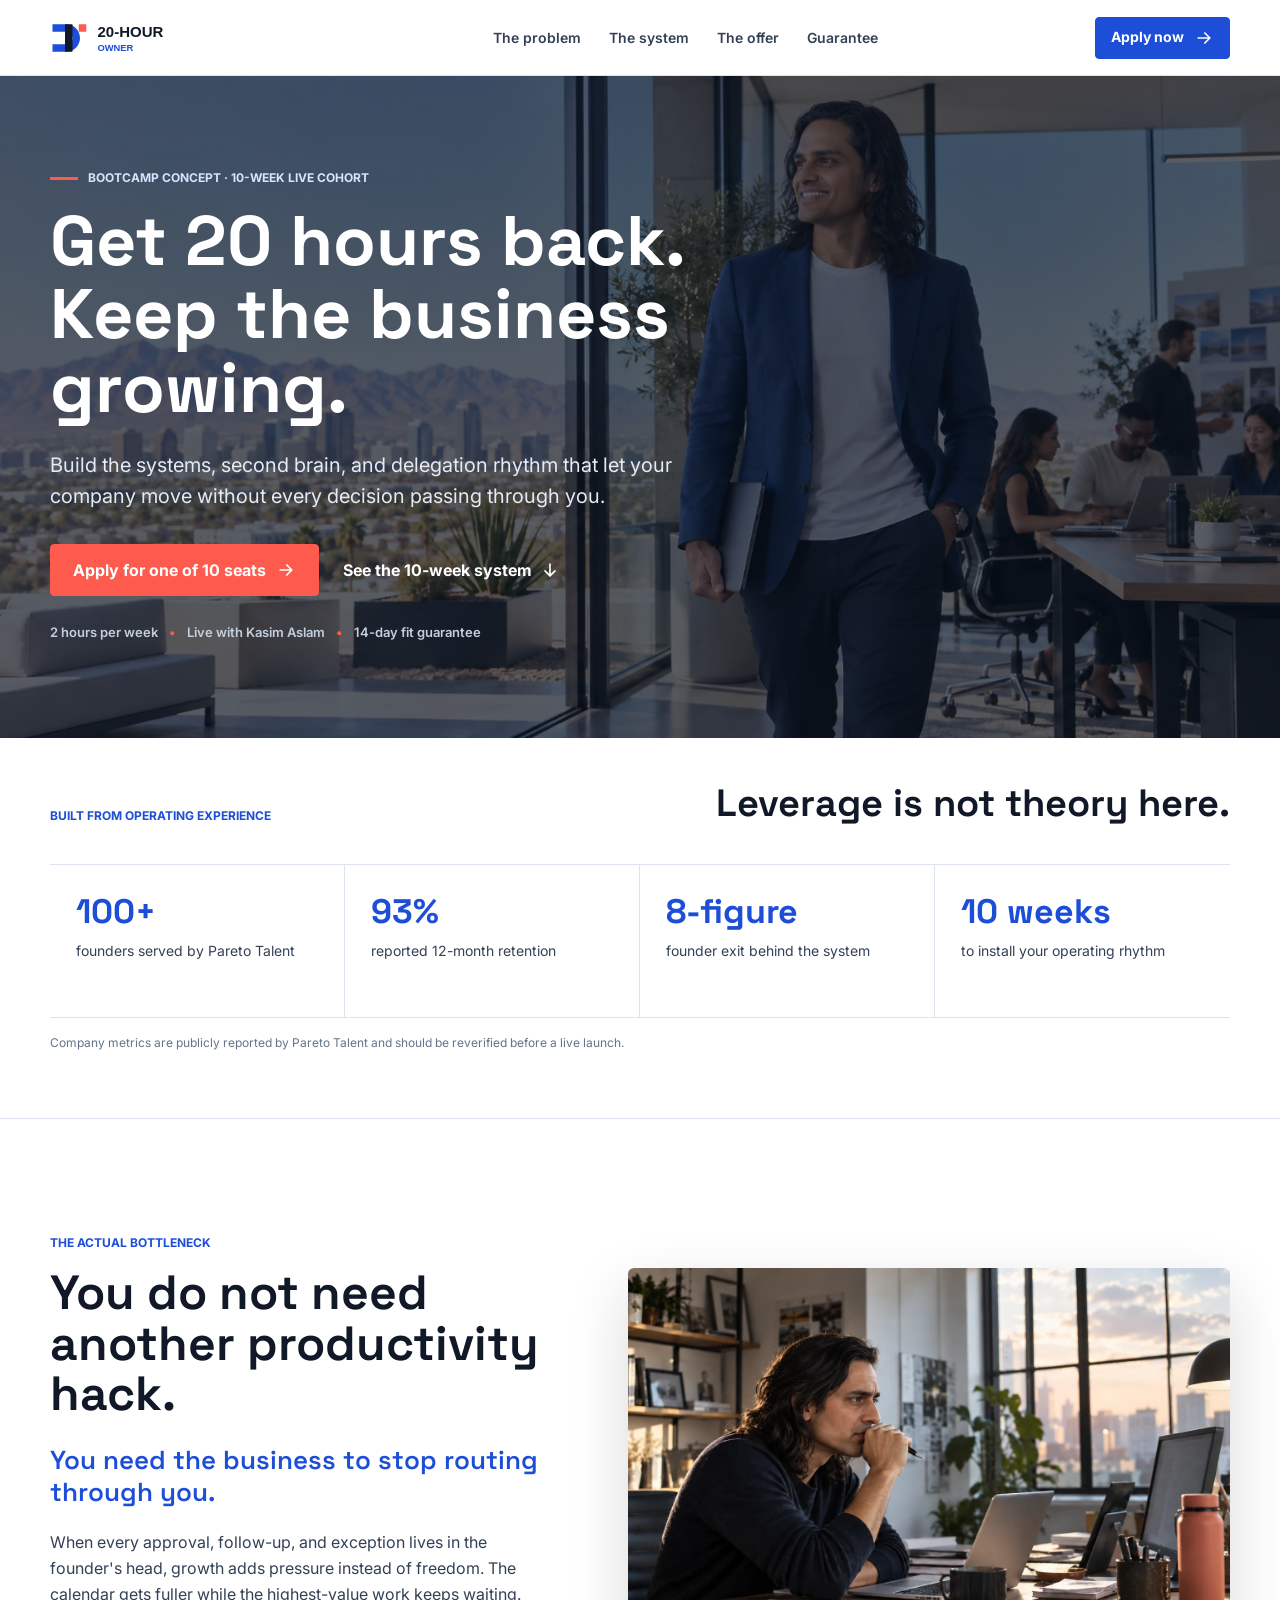
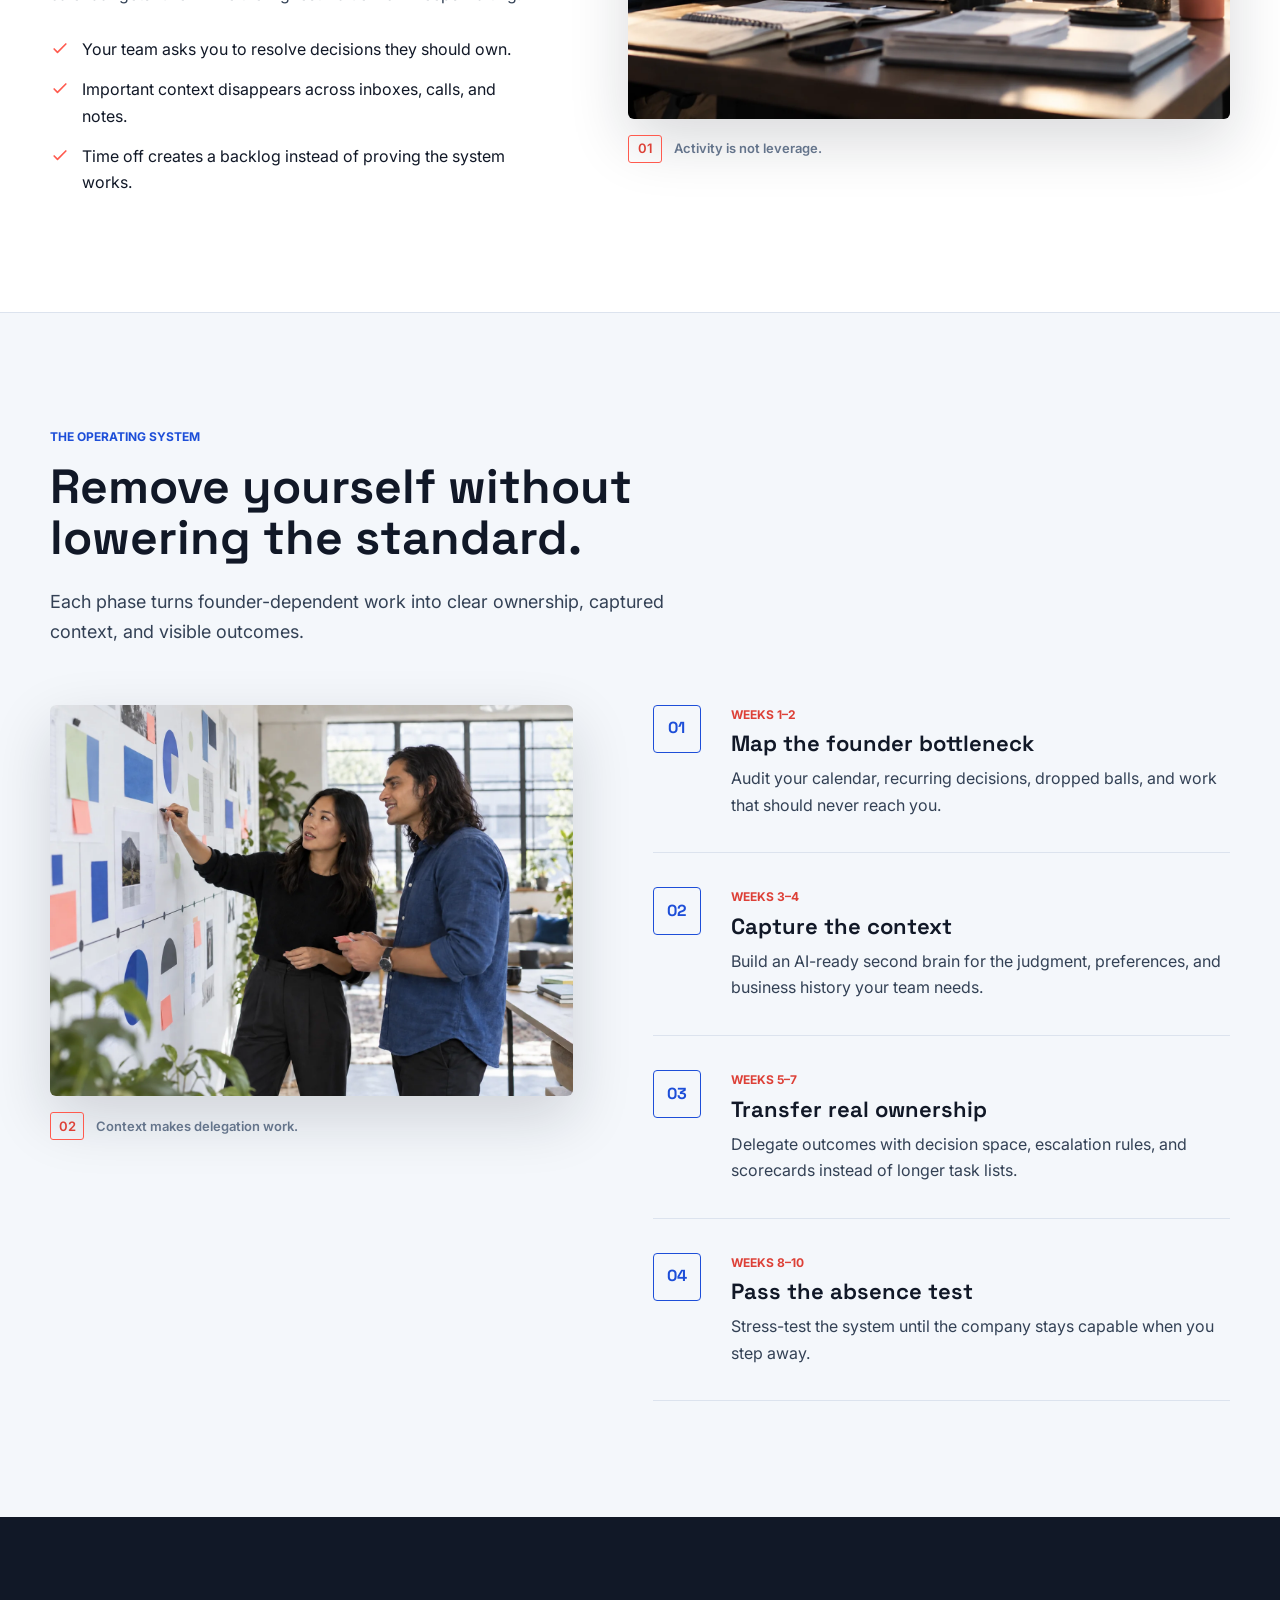
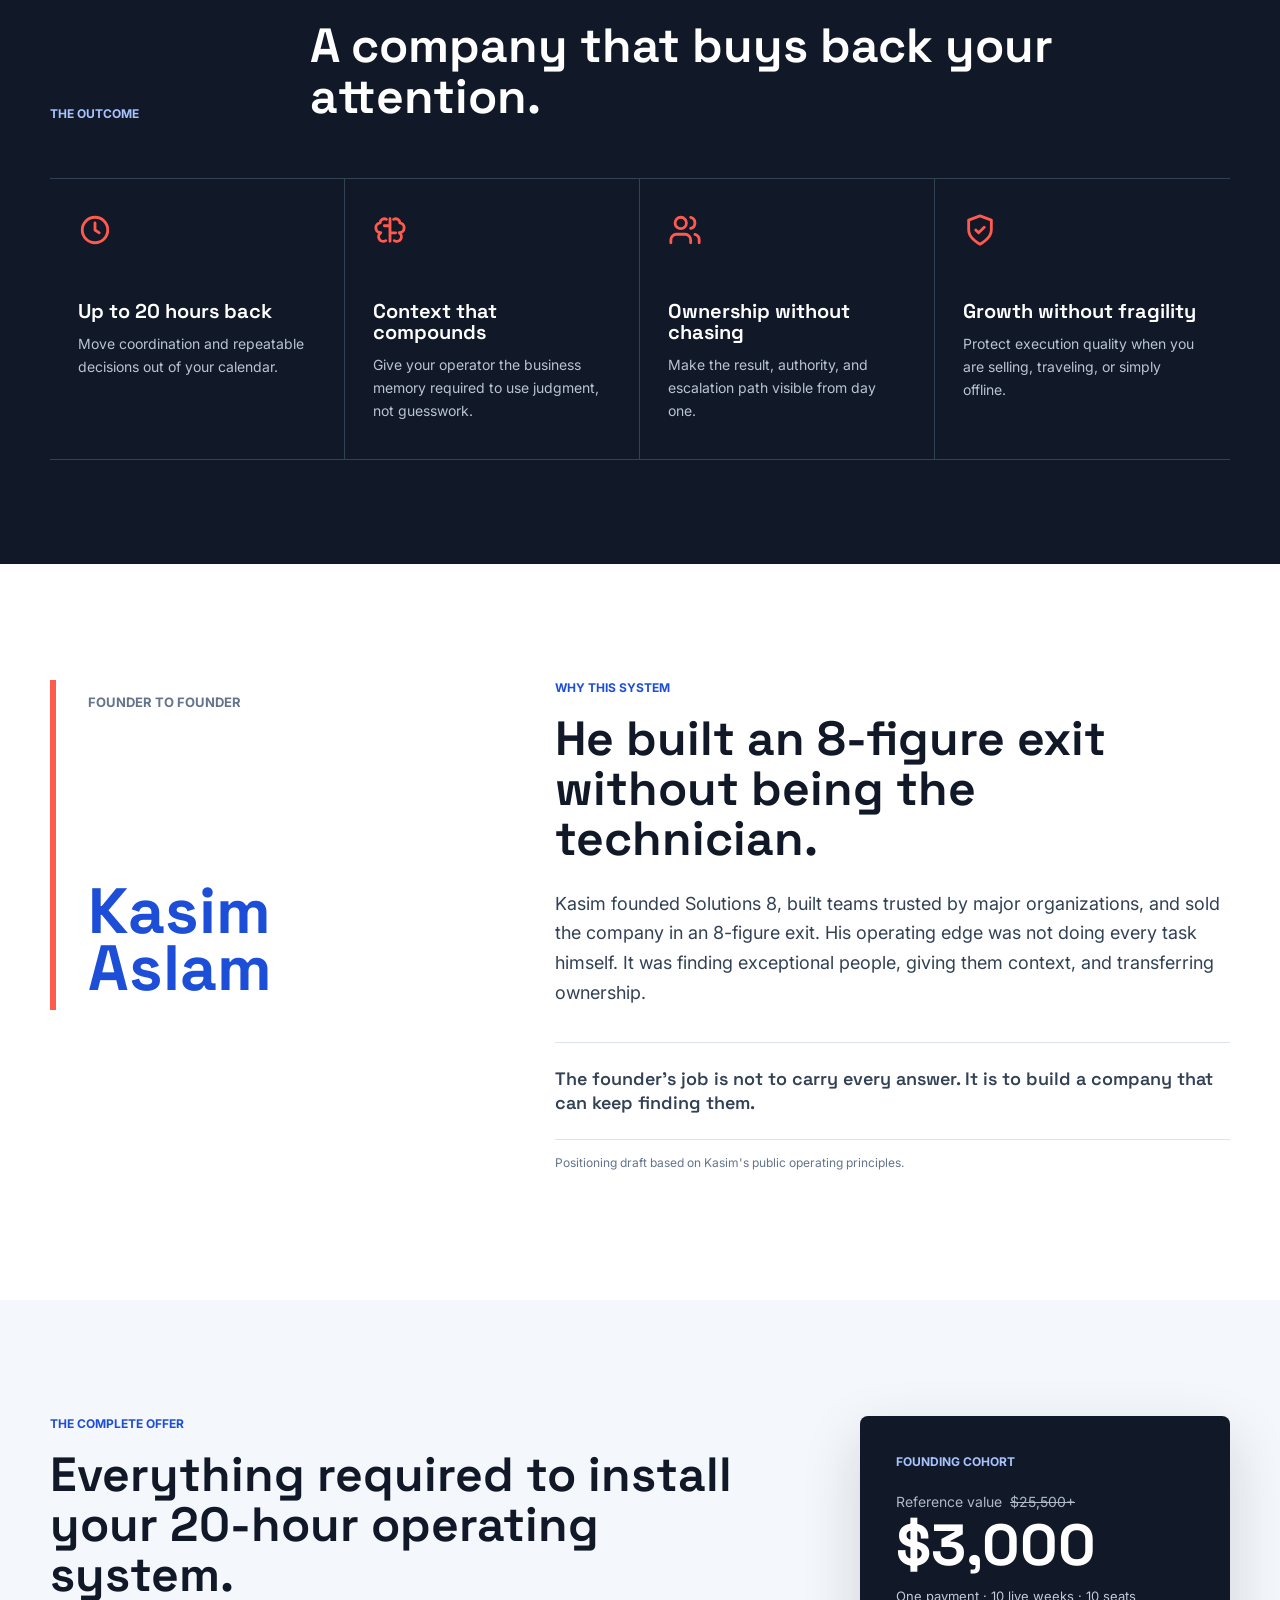
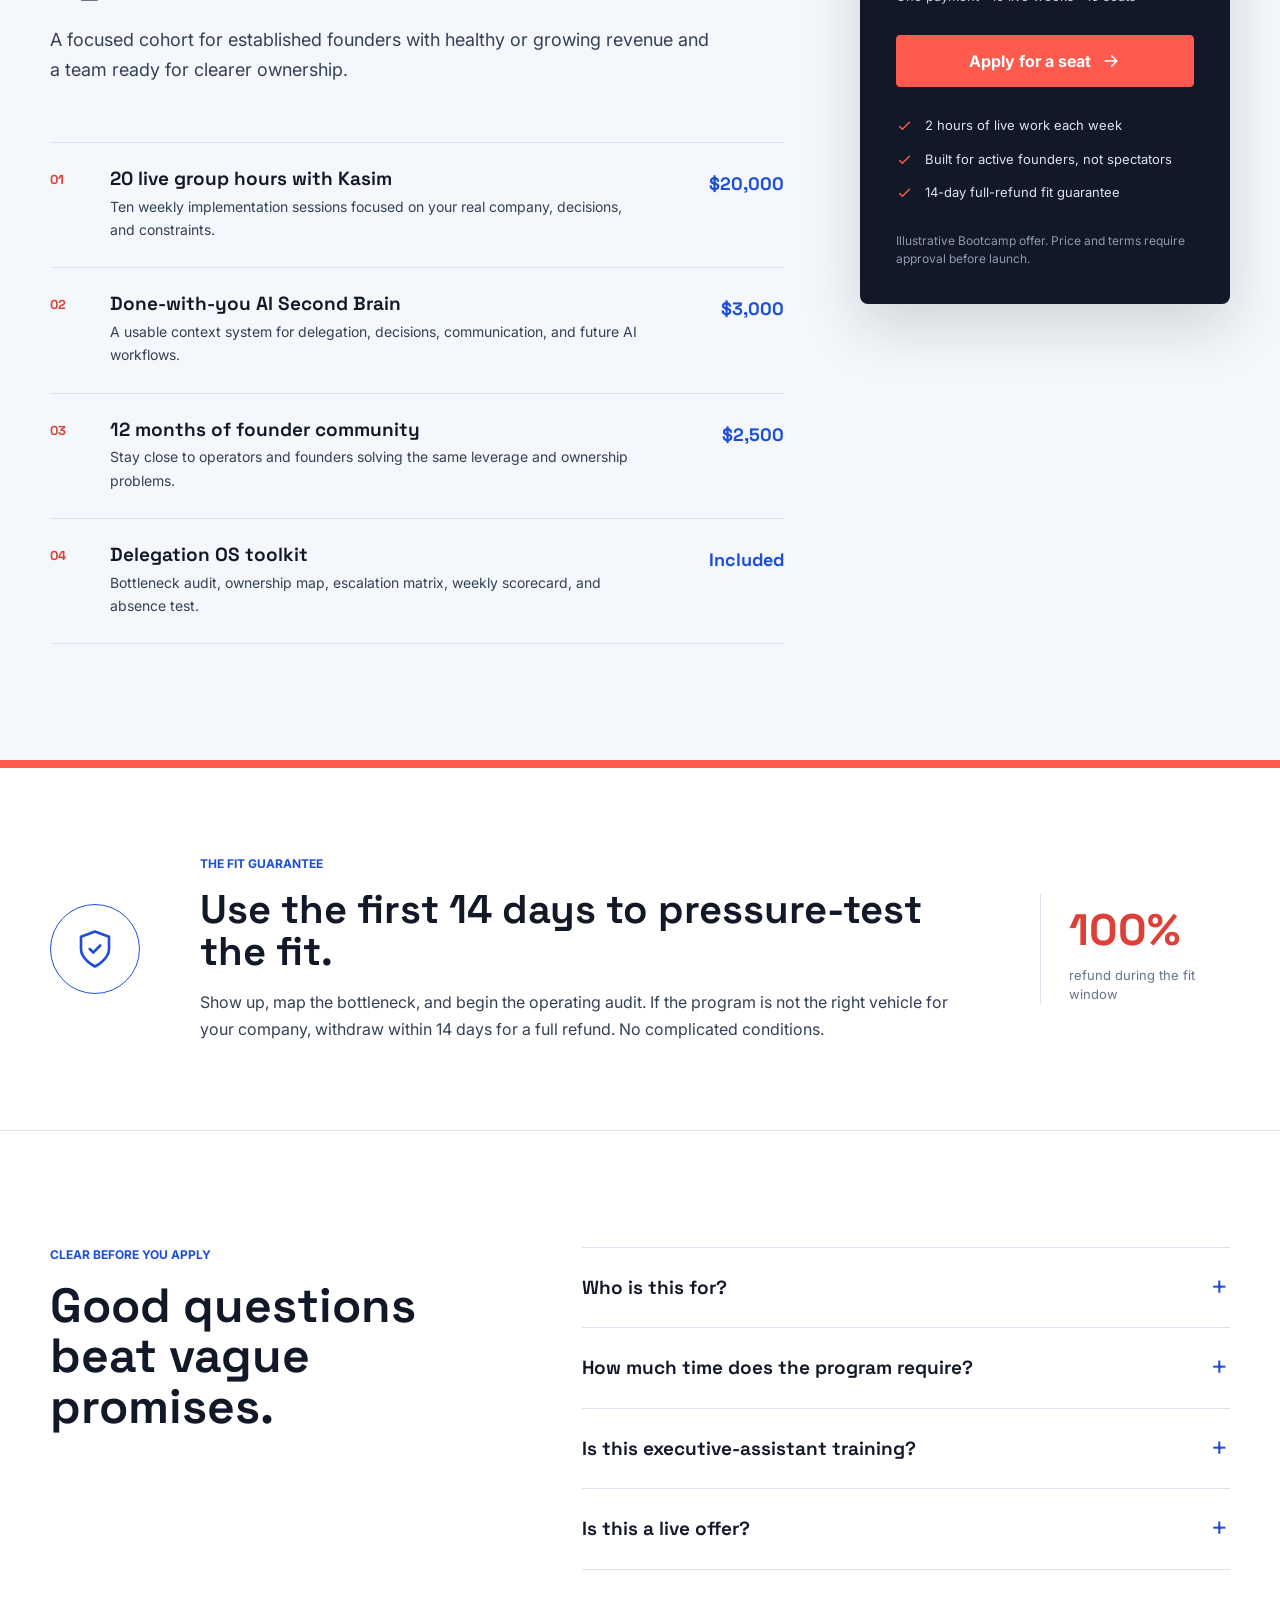
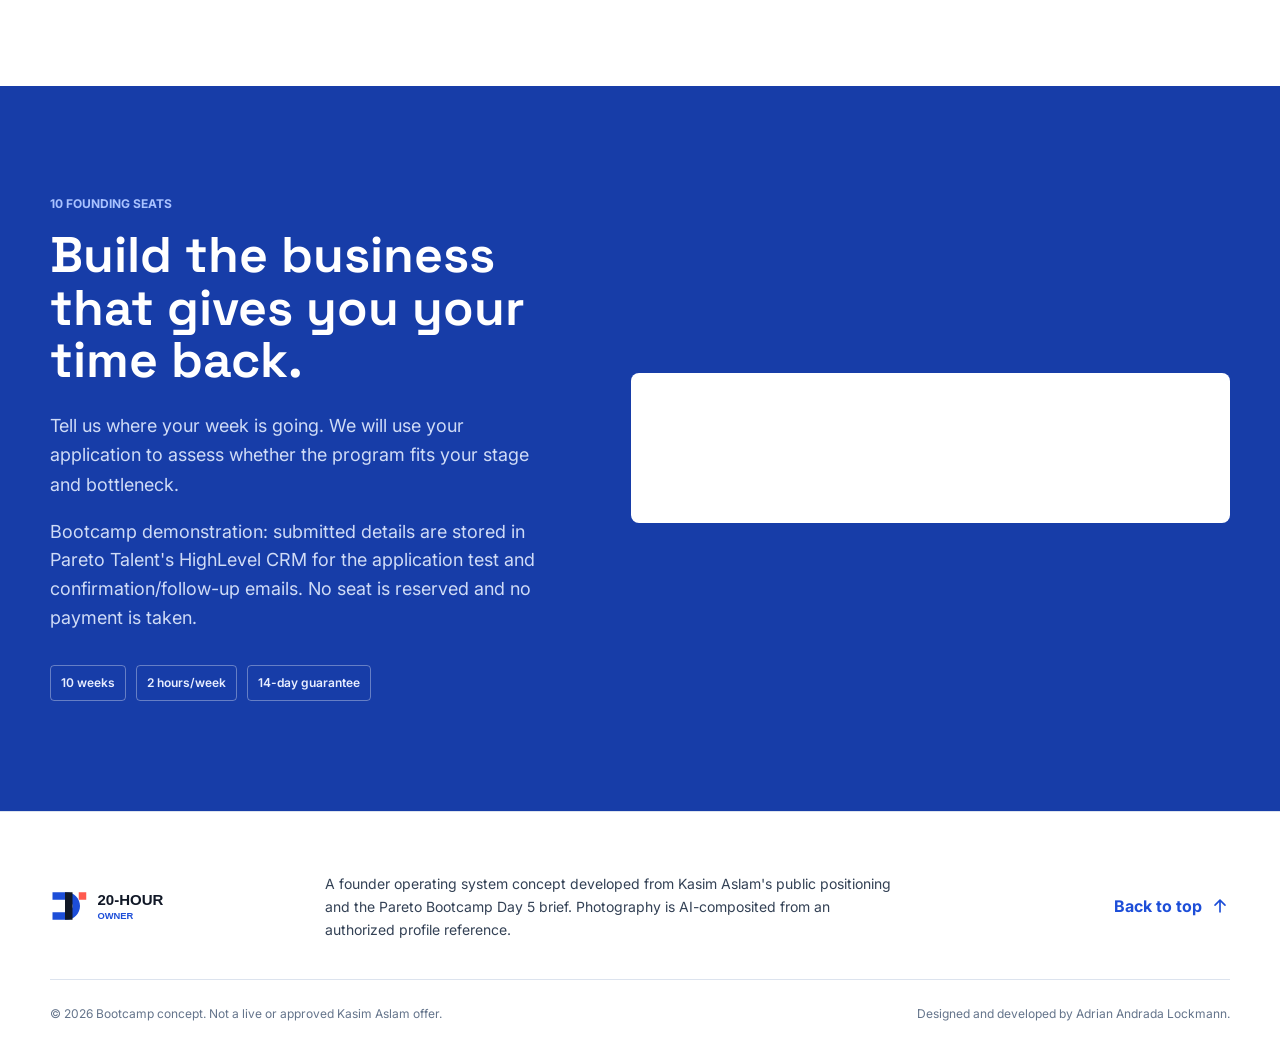
<file: index.html>
<!doctype html>
<html lang="en">
  <head>
    <meta charset="UTF-8" />
    <meta name="viewport" content="width=device-width, initial-scale=1.0" />
    <meta name="description" content="The 20-Hour Owner is a 10-week founder operating system designed to reclaim time without slowing the business." />
    <meta name="theme-color" content="#111827" />
    <title>20-Hour Owner | Founder Operating System</title>
    <link rel="icon" href="assets/favicon.svg" type="image/svg+xml" />
    <link rel="preconnect" href="https://fonts.googleapis.com" />
    <link rel="preconnect" href="https://fonts.gstatic.com" crossorigin />
    <link href="https://fonts.googleapis.com/css2?family=Inter:wght@400;500;600;700&family=Space+Grotesk:wght@500;600;700&display=swap" rel="stylesheet" />
    <link rel="stylesheet" href="styles.css?v=20261001-day6" />
  </head>
  <body>
    <!-- Lucide icon paths are bundled inline so the page stays functional offline. -->
    <svg class="icon-sprite" aria-hidden="true">
      <symbol id="icon-arrow-right" viewBox="0 0 24 24"><path d="M5 12h14M13 6l6 6-6 6" /></symbol>
      <symbol id="icon-arrow-down" viewBox="0 0 24 24"><path d="M12 5v14M6 13l6 6 6-6" /></symbol>
      <symbol id="icon-check" viewBox="0 0 24 24"><path d="m5 12 4 4L19 6" /></symbol>
      <symbol id="icon-menu" viewBox="0 0 24 24"><path d="M4 6h16M4 12h16M4 18h16" /></symbol>
      <symbol id="icon-x" viewBox="0 0 24 24"><path d="m6 6 12 12M18 6 6 18" /></symbol>
      <symbol id="icon-clock" viewBox="0 0 24 24"><circle cx="12" cy="12" r="9" /><path d="M12 7v5l3 2" /></symbol>
      <symbol id="icon-brain" viewBox="0 0 24 24"><path d="M9.5 4.5A3 3 0 0 0 5 7a3.5 3.5 0 0 0 .5 6.96A3 3 0 0 0 9 19.5M14.5 4.5A3 3 0 0 1 19 7a3.5 3.5 0 0 1-.5 6.96A3 3 0 0 1 15 19.5M12 4v16M8 9h4M12 14h4" /></symbol>
      <symbol id="icon-users" viewBox="0 0 24 24"><path d="M16 21v-2a4 4 0 0 0-4-4H6a4 4 0 0 0-4 4v2M9 11a4 4 0 1 0 0-8 4 4 0 0 0 0 8ZM22 21v-2a4 4 0 0 0-3-3.87M16 3.13a4 4 0 0 1 0 7.75" /></symbol>
      <symbol id="icon-shield" viewBox="0 0 24 24"><path d="M12 22s8-4 8-10V5l-8-3-8 3v7c0 6 8 10 8 10Z" /><path d="m9 12 2 2 4-4" /></symbol>
    </svg>

    <a class="skip-link" href="#main">Skip to content</a>

    <header class="site-header" id="site-header">
      <div class="container header-inner">
        <a class="brand" href="#top" aria-label="20-Hour Owner home">
          <img src="assets/logo.svg" alt="20-Hour Owner" width="225" height="40" />
        </a>
        <nav class="desktop-nav" aria-label="Primary navigation">
          <a href="#problem">The problem</a>
          <a href="#method">The system</a>
          <a href="#offer">The offer</a>
          <a href="#guarantee">Guarantee</a>
        </nav>
        <a class="button button-small header-cta" href="#apply">Apply now <svg class="icon"><use href="#icon-arrow-right" /></svg></a>
        <button class="menu-button" type="button" aria-label="Open navigation" aria-expanded="false" aria-controls="mobile-nav">
          <svg class="icon icon-menu"><use href="#icon-menu" /></svg>
          <svg class="icon icon-close"><use href="#icon-x" /></svg>
        </button>
      </div>
      <nav class="mobile-nav" id="mobile-nav" aria-label="Mobile navigation">
        <a href="#problem">The problem</a>
        <a href="#method">The system</a>
        <a href="#offer">The offer</a>
        <a href="#guarantee">Guarantee</a>
        <a class="button" href="#apply">Apply for a seat <svg class="icon"><use href="#icon-arrow-right" /></svg></a>
      </nav>
    </header>

    <main id="main">
      <section class="hero" id="top" aria-labelledby="hero-title">
        <img class="hero-image" src="assets/images/founder-freedom-hero-kasim-v2.webp" alt="Kasim Aslam stepping away while his operations team keeps the business moving" fetchpriority="high" />
        <div class="hero-overlay"></div>
        <div class="container hero-content reveal is-visible">
          <p class="eyebrow hero-eyebrow"><span></span> Bootcamp concept · 10-week live cohort</p>
          <h1 id="hero-title">Get 20 hours back.<br />Keep the business growing.</h1>
          <p class="hero-copy">Build the systems, second brain, and delegation rhythm that let your company move without every decision passing through you.</p>
          <div class="hero-actions">
            <a class="button button-accent" href="#apply">Apply for one of 10 seats <svg class="icon"><use href="#icon-arrow-right" /></svg></a>
            <a class="text-link text-link-light" href="#method">See the 10-week system <svg class="icon"><use href="#icon-arrow-down" /></svg></a>
          </div>
          <p class="hero-note">2 hours per week <span>•</span> Live with Kasim Aslam <span>•</span> 14-day fit guarantee</p>
        </div>
      </section>

      <section class="proof-band" aria-labelledby="proof-title">
        <div class="container">
          <div class="proof-heading">
            <p class="eyebrow">Built from operating experience</p>
            <h2 id="proof-title">Leverage is not theory here.</h2>
          </div>
          <div class="proof-grid">
            <div class="proof-item reveal"><strong>100+</strong><span>founders served by Pareto Talent</span></div>
            <div class="proof-item reveal"><strong>93%</strong><span>reported 12-month retention</span></div>
            <div class="proof-item reveal"><strong>8-figure</strong><span>founder exit behind the system</span></div>
            <div class="proof-item reveal"><strong>10 weeks</strong><span>to install your operating rhythm</span></div>
          </div>
          <p class="source-note reveal">Company metrics are publicly reported by Pareto Talent and should be reverified before a live launch.</p>
        </div>
      </section>

      <section class="section problem-section" id="problem" aria-labelledby="problem-title">
        <div class="container split-layout">
          <div class="section-copy reveal">
            <p class="eyebrow">The actual bottleneck</p>
            <h2 id="problem-title">You do not need another productivity hack.</h2>
            <p class="lead">You need the business to stop routing through you.</p>
            <p>When every approval, follow-up, and exception lives in the founder's head, growth adds pressure instead of freedom. The calendar gets fuller while the highest-value work keeps waiting.</p>
            <ul class="signal-list">
              <li><svg class="icon"><use href="#icon-check" /></svg><span>Your team asks you to resolve decisions they should own.</span></li>
              <li><svg class="icon"><use href="#icon-check" /></svg><span>Important context disappears across inboxes, calls, and notes.</span></li>
              <li><svg class="icon"><use href="#icon-check" /></svg><span>Time off creates a backlog instead of proving the system works.</span></li>
            </ul>
          </div>
          <figure class="editorial-figure reveal">
            <img src="assets/images/founder-bottleneck-kasim-v2.webp" alt="Kasim Aslam working through an overloaded founder schedule" />
            <figcaption><span>01</span> Activity is not leverage.</figcaption>
          </figure>
        </div>
      </section>

      <section class="section method-section" id="method" aria-labelledby="method-title">
        <div class="container">
          <div class="section-intro reveal">
            <p class="eyebrow">The operating system</p>
            <h2 id="method-title">Remove yourself without lowering the standard.</h2>
            <p>Each phase turns founder-dependent work into clear ownership, captured context, and visible outcomes.</p>
          </div>
          <div class="method-layout">
            <figure class="editorial-figure method-figure reveal">
              <img src="assets/images/delegation-system-kasim-v2.webp" alt="Kasim Aslam and an operations lead mapping a delegation system together" />
              <figcaption><span>02</span> Context makes delegation work.</figcaption>
            </figure>
            <ol class="timeline">
              <li class="timeline-item reveal">
                <div class="step-number">01</div>
                <div><p class="step-label">Weeks 1–2</p><h3>Map the founder bottleneck</h3><p>Audit your calendar, recurring decisions, dropped balls, and work that should never reach you.</p></div>
              </li>
              <li class="timeline-item reveal">
                <div class="step-number">02</div>
                <div><p class="step-label">Weeks 3–4</p><h3>Capture the context</h3><p>Build an AI-ready second brain for the judgment, preferences, and business history your team needs.</p></div>
              </li>
              <li class="timeline-item reveal">
                <div class="step-number">03</div>
                <div><p class="step-label">Weeks 5–7</p><h3>Transfer real ownership</h3><p>Delegate outcomes with decision space, escalation rules, and scorecards instead of longer task lists.</p></div>
              </li>
              <li class="timeline-item reveal">
                <div class="step-number">04</div>
                <div><p class="step-label">Weeks 8–10</p><h3>Pass the absence test</h3><p>Stress-test the system until the company stays capable when you step away.</p></div>
              </li>
            </ol>
          </div>
        </div>
      </section>

      <section class="benefit-band" aria-labelledby="benefit-title">
        <div class="container">
          <div class="benefit-top reveal">
            <p class="eyebrow eyebrow-light">The outcome</p>
            <h2 id="benefit-title">A company that buys back your attention.</h2>
          </div>
          <div class="benefit-grid">
            <article class="benefit-item reveal"><svg class="feature-icon"><use href="#icon-clock" /></svg><h3>Up to 20 hours back</h3><p>Move coordination and repeatable decisions out of your calendar.</p></article>
            <article class="benefit-item reveal"><svg class="feature-icon"><use href="#icon-brain" /></svg><h3>Context that compounds</h3><p>Give your operator the business memory required to use judgment, not guesswork.</p></article>
            <article class="benefit-item reveal"><svg class="feature-icon"><use href="#icon-users" /></svg><h3>Ownership without chasing</h3><p>Make the result, authority, and escalation path visible from day one.</p></article>
            <article class="benefit-item reveal"><svg class="feature-icon"><use href="#icon-shield" /></svg><h3>Growth without fragility</h3><p>Protect execution quality when you are selling, traveling, or simply offline.</p></article>
          </div>
        </div>
      </section>

      <section class="section authority-section" aria-labelledby="authority-title">
        <div class="container authority-layout">
          <div class="authority-kicker reveal"><span>Founder to founder</span><strong>Kasim<br />Aslam</strong></div>
          <div class="authority-copy reveal">
            <p class="eyebrow">Why this system</p>
            <h2 id="authority-title">He built an 8-figure exit without being the technician.</h2>
            <p>Kasim founded Solutions 8, built teams trusted by major organizations, and sold the company in an 8-figure exit. His operating edge was not doing every task himself. It was finding exceptional people, giving them context, and transferring ownership.</p>
            <p class="operating-principle">The founder's job is not to carry every answer. It is to build a company that can keep finding them.</p>
            <p class="quote-note">Positioning draft based on Kasim's public operating principles.</p>
          </div>
        </div>
      </section>

      <section class="section offer-section" id="offer" aria-labelledby="offer-title">
        <div class="container offer-layout">
          <div class="offer-copy">
            <div class="section-intro reveal">
              <p class="eyebrow">The complete offer</p>
              <h2 id="offer-title">Everything required to install your 20-hour operating system.</h2>
              <p>A focused cohort for established founders with healthy or growing revenue and a team ready for clearer ownership.</p>
            </div>
            <div class="offer-list">
              <article class="offer-line reveal"><span class="offer-index">01</span><div><h3>20 live group hours with Kasim</h3><p>Ten weekly implementation sessions focused on your real company, decisions, and constraints.</p></div><strong>$20,000</strong></article>
              <article class="offer-line reveal"><span class="offer-index">02</span><div><h3>Done-with-you AI Second Brain</h3><p>A usable context system for delegation, decisions, communication, and future AI workflows.</p></div><strong>$3,000</strong></article>
              <article class="offer-line reveal"><span class="offer-index">03</span><div><h3>12 months of founder community</h3><p>Stay close to operators and founders solving the same leverage and ownership problems.</p></div><strong>$2,500</strong></article>
              <article class="offer-line reveal"><span class="offer-index">04</span><div><h3>Delegation OS toolkit</h3><p>Bottleneck audit, ownership map, escalation matrix, weekly scorecard, and absence test.</p></div><strong>Included</strong></article>
            </div>
          </div>
          <aside class="price-card reveal" aria-label="Program price">
            <p class="price-eyebrow">Founding cohort</p>
            <p class="reference-value">Reference value <s>$25,500+</s></p>
            <p class="price">$3,000</p>
            <p class="price-detail">One payment · 10 live weeks · 10 seats</p>
            <a class="button button-accent button-full" href="#apply">Apply for a seat <svg class="icon"><use href="#icon-arrow-right" /></svg></a>
            <ul class="compact-list">
              <li><svg class="icon"><use href="#icon-check" /></svg>2 hours of live work each week</li>
              <li><svg class="icon"><use href="#icon-check" /></svg>Built for active founders, not spectators</li>
              <li><svg class="icon"><use href="#icon-check" /></svg>14-day full-refund fit guarantee</li>
            </ul>
            <p class="price-disclaimer">Illustrative Bootcamp offer. Price and terms require approval before launch.</p>
          </aside>
        </div>
      </section>

      <section class="guarantee-section" id="guarantee" aria-labelledby="guarantee-title">
        <div class="container guarantee-layout">
          <div class="guarantee-mark reveal"><svg><use href="#icon-shield" /></svg></div>
          <div class="reveal">
            <p class="eyebrow">The fit guarantee</p>
            <h2 id="guarantee-title">Use the first 14 days to pressure-test the fit.</h2>
            <p>Show up, map the bottleneck, and begin the operating audit. If the program is not the right vehicle for your company, withdraw within 14 days for a full refund. No complicated conditions.</p>
          </div>
          <div class="guarantee-stat reveal"><strong>100%</strong><span>refund during the fit window</span></div>
        </div>
      </section>

      <section class="section faq-section" aria-labelledby="faq-title">
        <div class="container faq-layout">
          <div class="reveal"><p class="eyebrow">Clear before you apply</p><h2 id="faq-title">Good questions beat vague promises.</h2></div>
          <div class="faq-list">
            <details class="reveal"><summary>Who is this for?</summary><p>Established founders with healthy or growing revenue, an existing team, and at least 20 hours of lower-leverage work still flowing through them.</p></details>
            <details class="reveal"><summary>How much time does the program require?</summary><p>Plan for the two-hour live session each week plus implementation with your team. The work uses your existing company operations, so it replaces part of the work rather than adding a separate academic project.</p></details>
            <details class="reveal"><summary>Is this executive-assistant training?</summary><p>No. It is a founder operating system. The second brain and delegation tools can strengthen an operator or Right Hand, but the program begins with the founder's bottlenecks and decision architecture.</p></details>
            <details class="reveal"><summary>Is this a live offer?</summary><p>This page is a Pareto Bootcamp concept. Kasim Aslam and Pareto Talent have not reviewed or approved the final positioning, price, dates, or terms.</p></details>
          </div>
        </div>
      </section>

      <section class="apply-section" id="apply" aria-labelledby="apply-title">
        <div class="container apply-layout">
          <div class="apply-copy reveal">
            <p class="eyebrow eyebrow-light">10 founding seats</p>
            <h2 id="apply-title">Build the business that gives you your time back.</h2>
            <p>Tell us where your week is going. We will use your application to assess whether the program fits your stage and bottleneck.</p>
            <p class="application-disclosure">Bootcamp demonstration: submitted details are stored in Pareto Talent's HighLevel CRM for the application test and confirmation/follow-up emails. No seat is reserved and no payment is taken.</p>
            <div class="apply-meta"><span>10 weeks</span><span>2 hours/week</span><span>14-day guarantee</span></div>
          </div>
          <div class="highlevel-form reveal" id="highlevel-form" hidden></div>
          <template id="highlevel-embed">
            <iframe
              src="https://api.leadconnectorhq.com/widget/form/38hOGwosSTF8Jtn0HCbs"
              style="width:100%;height:100%;border:none;border-radius:8px"
              id="inline-38hOGwosSTF8Jtn0HCbs"
              data-layout="{'id':'INLINE'}"
              data-trigger-type="alwaysShow"
              data-trigger-value=""
              data-activation-type="alwaysActivated"
              data-activation-value=""
              data-deactivation-type="neverDeactivate"
              data-deactivation-value=""
              data-form-name="Adrian Andrada Lockmann - Kasim Aslam 20 Hour Owner - Application"
              data-height="undefined"
              data-layout-iframe-id="inline-38hOGwosSTF8Jtn0HCbs"
              data-form-id="38hOGwosSTF8Jtn0HCbs"
              data-cookie-consent="true"
              data-cookie-consent-provider="auto"
              title="Adrian Andrada Lockmann - Kasim Aslam 20 Hour Owner - Application"
            ></iframe>
            <script src="https://link.msgsndr.com/js/form_embed.js"></script>
          </template>
          <form class="application-form reveal" id="application-form" novalidate>
            <div class="form-row">
              <label for="name">Name</label>
              <input id="name" name="name" type="text" autocomplete="name" required placeholder="Your name" />
            </div>
            <div class="form-row">
              <label for="email">Work email</label>
              <input id="email" name="email" type="email" autocomplete="email" required placeholder="you@company.com" />
            </div>
            <div class="form-grid">
              <div class="form-row">
                <label for="stage">Company stage</label>
                <select id="stage" name="stage" required>
                  <option value="">Select one</option>
                  <option>Under $500K revenue</option>
                  <option>$500K–$2M revenue</option>
                  <option>$2M–$10M revenue</option>
                  <option>$10M+ revenue</option>
                </select>
              </div>
              <div class="form-row">
                <label for="hours">Hours to reclaim</label>
                <select id="hours" name="hours" required>
                  <option value="">Select one</option>
                  <option>5–10 hours/week</option>
                  <option>10–20 hours/week</option>
                  <option>20+ hours/week</option>
                </select>
              </div>
            </div>
            <div class="form-row">
              <label for="bottleneck">What still depends on you?</label>
              <textarea id="bottleneck" name="bottleneck" rows="4" required placeholder="The decisions, follow-ups, or work you cannot seem to leave..."></textarea>
            </div>
            <button class="button button-accent button-full" type="submit">Apply for a seat <svg class="icon"><use href="#icon-arrow-right" /></svg></button>
            <p class="form-note">Concept form for the Bootcamp preview. No data is transmitted.</p>
            <div class="form-status" id="form-status" role="status" aria-live="polite"></div>
          </form>
        </div>
      </section>
    </main>

    <footer class="site-footer">
      <div class="container footer-top">
        <img src="assets/logo.svg" alt="20-Hour Owner" width="225" height="40" />
        <p>A founder operating system concept developed from Kasim Aslam's public positioning and the Pareto Bootcamp Day 5 brief. Photography is AI-composited from an authorized profile reference.</p>
        <a class="text-link" href="#top">Back to top <svg class="icon icon-up"><use href="#icon-arrow-down" /></svg></a>
      </div>
      <div class="container footer-bottom">
        <p>© <span id="year"></span> Bootcamp concept. Not a live or approved Kasim Aslam offer.</p>
        <p>Designed and developed by Adrian Andrada Lockmann.</p>
      </div>
    </footer>

    <script src="script.js?v=20261001-day6"></script>
  </body>
</html>
</file>
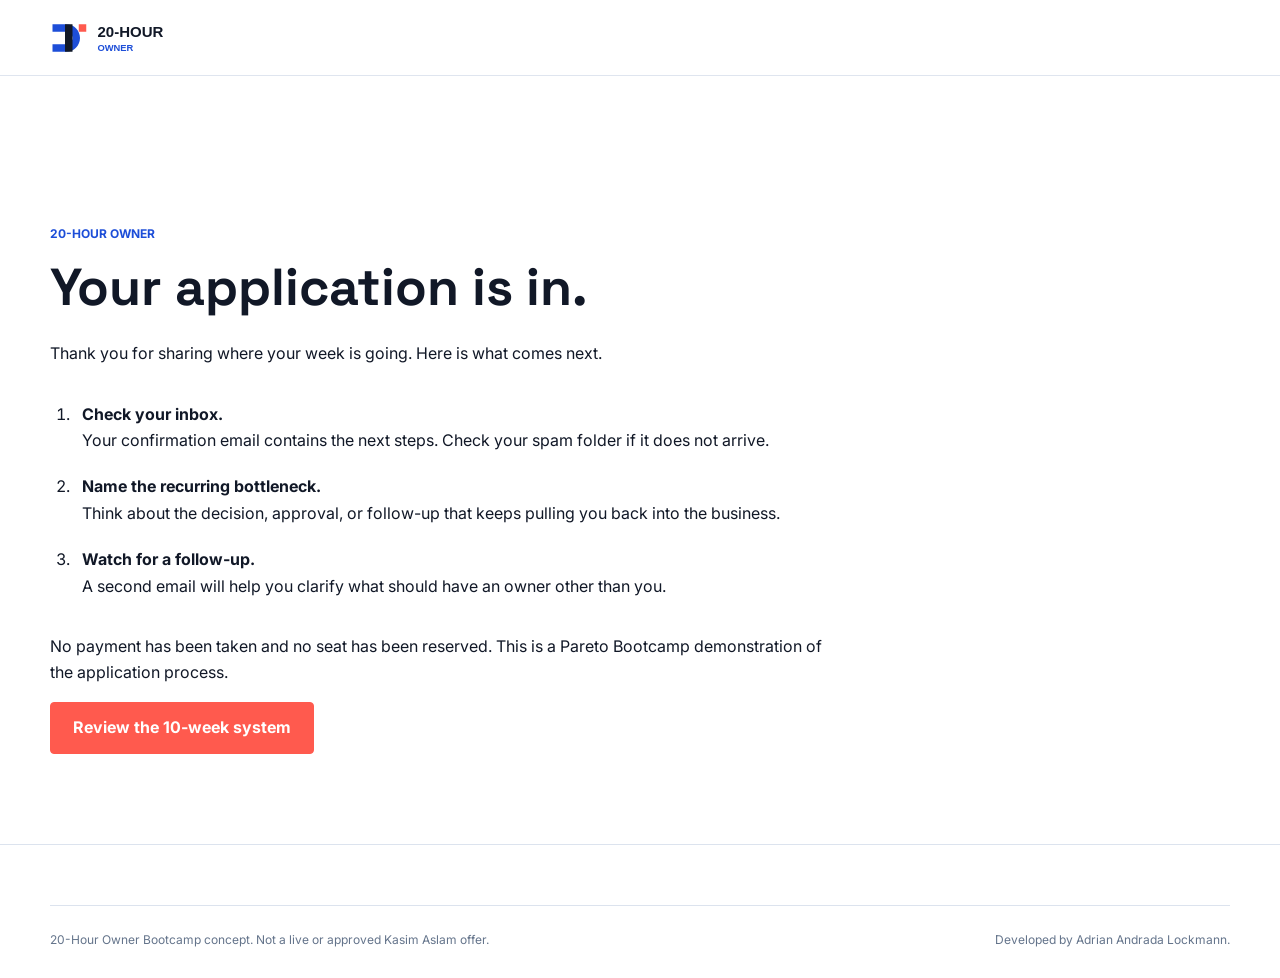
<file: thank-you.html>
<!doctype html>
<html lang="en">
  <head>
    <meta charset="UTF-8" />
    <meta name="viewport" content="width=device-width, initial-scale=1.0" />
    <meta name="robots" content="noindex" />
    <meta name="description" content="Next steps after applying for the 20-Hour Owner Bootcamp concept." />
    <title>Application Received | 20-Hour Owner</title>
    <link rel="icon" href="assets/favicon.svg" type="image/svg+xml" />
    <link rel="preconnect" href="https://fonts.googleapis.com" />
    <link rel="preconnect" href="https://fonts.gstatic.com" crossorigin />
    <link href="https://fonts.googleapis.com/css2?family=Inter:wght@400;500;600;700&family=Space+Grotesk:wght@500;600;700&display=swap" rel="stylesheet" />
    <link rel="stylesheet" href="styles.css?v=20261001-day6" />
  </head>
  <body>
    <a class="skip-link" href="#main">Skip to content</a>
    <header class="site-header">
      <div class="container header-inner">
        <a class="brand" href="index.html" aria-label="20-Hour Owner home">
          <img src="assets/logo.svg" alt="20-Hour Owner" width="225" height="40" />
        </a>
      </div>
    </header>
    <main class="thank-you-main" id="main">
      <div class="container">
        <div class="thank-you-layout">
          <p class="eyebrow">20-Hour Owner</p>
          <h1>Your application is in.</h1>
          <p class="lead">Thank you for sharing where your week is going. Here is what comes next.</p>
          <ol class="thank-you-steps">
            <li><strong>Check your inbox.</strong>Your confirmation email contains the next steps. Check your spam folder if it does not arrive.</li>
            <li><strong>Name the recurring bottleneck.</strong>Think about the decision, approval, or follow-up that keeps pulling you back into the business.</li>
            <li><strong>Watch for a follow-up.</strong>A second email will help you clarify what should have an owner other than you.</li>
          </ol>
          <p>No payment has been taken and no seat has been reserved. This is a Pareto Bootcamp demonstration of the application process.</p>
          <a class="button button-accent" href="index.html#method">Review the 10-week system</a>
        </div>
      </div>
    </main>
    <footer class="site-footer">
      <div class="container footer-bottom">
        <p>20-Hour Owner Bootcamp concept. Not a live or approved Kasim Aslam offer.</p>
        <p>Developed by Adrian Andrada Lockmann.</p>
      </div>
    </footer>
  </body>
</html>
</file>
<file: styles.css>
:root {
  --ink: #111827;
  --ink-soft: #334155;
  --blue: #1d4ed8;
  --blue-dark: #173da8;
  --coral: #ff5a4e;
  --coral-dark: #dd4037;
  --paper: #ffffff;
  --mist: #f4f7fb;
  --line: #dce3ee;
  --muted: #64748b;
  --display: "Space Grotesk", Arial, sans-serif;
  --body: "Inter", Arial, sans-serif;
  --shadow: 0 22px 60px rgba(17, 24, 39, 0.16);
}

* {
  box-sizing: border-box;
}

html {
  scroll-behavior: smooth;
}

body {
  margin: 0;
  color: var(--ink);
  background: var(--paper);
  font-family: var(--body);
  font-size: 16px;
  line-height: 1.65;
  -webkit-font-smoothing: antialiased;
}

body.menu-open {
  overflow: hidden;
}

img,
svg {
  display: block;
}

img {
  max-width: 100%;
}

a {
  color: inherit;
}

button,
input,
select,
textarea {
  font: inherit;
}

button,
a {
  -webkit-tap-highlight-color: transparent;
}

h1,
h2,
h3,
p {
  margin-top: 0;
}

h1,
h2,
h3 {
  font-family: var(--display);
  line-height: 1.05;
  letter-spacing: 0;
}

h1 {
  max-width: 760px;
  margin-bottom: 26px;
  font-size: 70px;
  font-weight: 700;
}

h2 {
  margin-bottom: 24px;
  font-size: 48px;
  font-weight: 650;
}

h3 {
  margin-bottom: 10px;
  font-size: 22px;
  font-weight: 650;
}

section,
footer {
  scroll-margin-top: 76px;
}

.container {
  width: min(calc(100% - 48px), 1180px);
  margin-inline: auto;
}

.section {
  padding: 116px 0;
}

.icon-sprite {
  position: absolute;
  width: 0;
  height: 0;
  overflow: hidden;
}

.icon,
.feature-icon {
  width: 20px;
  height: 20px;
  flex: 0 0 auto;
  fill: none;
  stroke: currentColor;
  stroke-width: 2;
  stroke-linecap: round;
  stroke-linejoin: round;
}

.skip-link {
  position: fixed;
  z-index: 1000;
  top: 12px;
  left: 12px;
  padding: 10px 14px;
  color: var(--paper);
  background: var(--ink);
  transform: translateY(-150%);
}

.skip-link:focus {
  transform: translateY(0);
}

.eyebrow {
  display: flex;
  align-items: center;
  gap: 10px;
  margin-bottom: 18px;
  color: var(--blue);
  font-size: 12px;
  font-weight: 700;
  line-height: 1.3;
  letter-spacing: 0;
  text-transform: uppercase;
}

.eyebrow-light {
  color: #a9c2ff;
}

.button {
  display: inline-flex;
  min-height: 52px;
  align-items: center;
  justify-content: center;
  gap: 10px;
  border: 1px solid var(--blue);
  border-radius: 4px;
  padding: 14px 22px;
  color: var(--paper);
  background: var(--blue);
  font-weight: 700;
  line-height: 1.2;
  text-decoration: none;
  cursor: pointer;
  transition: color 180ms ease, background 180ms ease, border-color 180ms ease, transform 180ms ease;
}

.button:hover {
  border-color: var(--blue-dark);
  background: var(--blue-dark);
  transform: translateY(-2px);
}

.button:focus-visible,
.text-link:focus-visible,
.desktop-nav a:focus-visible,
.mobile-nav a:focus-visible,
summary:focus-visible,
input:focus-visible,
select:focus-visible,
textarea:focus-visible,
.menu-button:focus-visible {
  outline: 3px solid rgba(255, 90, 78, 0.5);
  outline-offset: 3px;
}

.button-accent {
  border-color: var(--coral);
  background: var(--coral);
}

.button-accent:hover {
  border-color: var(--coral-dark);
  background: var(--coral-dark);
}

.button-small {
  min-height: 42px;
  padding: 10px 15px;
  font-size: 14px;
}

.button-full {
  width: 100%;
}

.text-link {
  display: inline-flex;
  align-items: center;
  gap: 8px;
  color: var(--blue);
  font-weight: 700;
  text-decoration: none;
}

.text-link:hover {
  text-decoration: underline;
  text-underline-offset: 4px;
}

.text-link-light {
  color: var(--paper);
}

.site-header {
  position: sticky;
  z-index: 100;
  top: 0;
  height: 76px;
  border-bottom: 1px solid rgba(220, 227, 238, 0.9);
  background: rgba(255, 255, 255, 0.96);
  transition: box-shadow 180ms ease;
}

.site-header.is-scrolled {
  box-shadow: 0 10px 30px rgba(17, 24, 39, 0.08);
}

.header-inner {
  display: grid;
  height: 100%;
  grid-template-columns: 225px 1fr auto;
  align-items: center;
  gap: 28px;
}

.brand {
  display: block;
  width: 225px;
}

.desktop-nav {
  display: flex;
  align-items: center;
  justify-content: center;
  gap: 28px;
}

.desktop-nav a {
  color: var(--ink-soft);
  font-size: 14px;
  font-weight: 600;
  text-decoration: none;
}

.desktop-nav a:hover {
  color: var(--blue);
}

.menu-button,
.mobile-nav {
  display: none;
}

.hero {
  position: relative;
  display: flex;
  height: calc(82svh - 76px);
  min-height: 540px;
  max-height: 760px;
  align-items: center;
  overflow: hidden;
  color: var(--paper);
  background: var(--ink);
}

.hero-image,
.hero-overlay {
  position: absolute;
  inset: 0;
  width: 100%;
  height: 100%;
}

.hero-image {
  object-fit: cover;
  object-position: center;
}

.hero-overlay {
  background: rgba(10, 18, 32, 0.68);
}

.hero-content {
  position: relative;
  z-index: 1;
  padding: 48px 0;
}

.hero-eyebrow {
  color: #d7e3ff;
}

.hero-eyebrow span {
  width: 28px;
  height: 3px;
  background: var(--coral);
}

.hero-copy {
  max-width: 650px;
  margin-bottom: 32px;
  color: #e5ebf4;
  font-size: 20px;
  line-height: 1.55;
}

.hero-actions {
  display: flex;
  align-items: center;
  gap: 24px;
}

.hero-note {
  margin: 26px 0 0;
  color: #c4cfdd;
  font-size: 13px;
  font-weight: 600;
}

.hero-note span {
  margin-inline: 8px;
  color: var(--coral);
}

.proof-band {
  border-bottom: 1px solid var(--line);
  padding: 46px 0 66px;
  background: var(--paper);
}

.proof-heading {
  display: flex;
  align-items: end;
  justify-content: space-between;
  gap: 40px;
  margin-bottom: 40px;
}

.proof-heading .eyebrow,
.proof-heading h2 {
  margin-bottom: 0;
}

.proof-heading h2 {
  max-width: 600px;
  font-size: 38px;
  text-align: right;
}

.proof-grid {
  display: grid;
  grid-template-columns: repeat(4, 1fr);
  border-top: 1px solid var(--line);
  border-bottom: 1px solid var(--line);
}

.proof-item {
  min-height: 152px;
  padding: 30px 26px;
  border-right: 1px solid var(--line);
}

.proof-item:last-child {
  border-right: 0;
}

.proof-item strong {
  display: block;
  margin-bottom: 8px;
  color: var(--blue);
  font-family: var(--display);
  font-size: 34px;
  line-height: 1;
}

.proof-item span {
  color: var(--ink-soft);
  font-size: 14px;
  line-height: 1.45;
}

.source-note,
.quote-note,
.price-disclaimer,
.form-note {
  color: var(--muted);
  font-size: 12px;
  line-height: 1.5;
}

.source-note {
  margin: 16px 0 0;
}

.split-layout {
  display: grid;
  grid-template-columns: 0.9fr 1.1fr;
  align-items: center;
  gap: 86px;
}

.section-copy .lead {
  margin-bottom: 20px;
  color: var(--blue);
  font-family: var(--display);
  font-size: 26px;
  font-weight: 600;
  line-height: 1.25;
}

.section-copy > p:not(.eyebrow):not(.lead) {
  color: var(--ink-soft);
}

.signal-list,
.compact-list {
  padding: 0;
  list-style: none;
}

.signal-list {
  display: grid;
  gap: 14px;
  margin: 28px 0 0;
}

.signal-list li,
.compact-list li {
  display: flex;
  align-items: flex-start;
  gap: 12px;
}

.signal-list .icon,
.compact-list .icon {
  margin-top: 3px;
  color: var(--coral);
}

.editorial-figure {
  position: relative;
  margin: 0;
}

.editorial-figure img {
  width: 100%;
  aspect-ratio: 4 / 3;
  border-radius: 6px;
  object-fit: cover;
  box-shadow: var(--shadow);
}

.editorial-figure figcaption {
  display: flex;
  align-items: center;
  gap: 12px;
  margin-top: 16px;
  color: var(--muted);
  font-size: 13px;
  font-weight: 600;
}

.editorial-figure figcaption span {
  display: inline-grid;
  width: 34px;
  height: 28px;
  place-items: center;
  border: 1px solid var(--coral);
  border-radius: 3px;
  color: var(--coral-dark);
}

.method-section {
  border-top: 1px solid var(--line);
  background: var(--mist);
}

.section-intro {
  max-width: 760px;
  margin-bottom: 58px;
}

.section-intro > p:last-child {
  max-width: 660px;
  margin-bottom: 0;
  color: var(--ink-soft);
  font-size: 18px;
}

.method-layout {
  display: grid;
  grid-template-columns: 0.95fr 1.05fr;
  align-items: start;
  gap: 80px;
}

.method-figure {
  position: sticky;
  top: 116px;
}

.timeline {
  margin: 0;
  padding: 0;
  list-style: none;
}

.timeline-item {
  display: grid;
  grid-template-columns: 56px 1fr;
  gap: 22px;
  padding: 0 0 34px;
  border-bottom: 1px solid var(--line);
  margin-bottom: 34px;
}

.timeline-item:last-child {
  margin-bottom: 0;
}

.step-number {
  display: grid;
  width: 48px;
  height: 48px;
  place-items: center;
  border: 1px solid var(--blue);
  border-radius: 4px;
  color: var(--blue);
  font-family: var(--display);
  font-weight: 700;
}

.step-label {
  margin-bottom: 8px;
  color: var(--coral-dark);
  font-size: 12px;
  font-weight: 700;
  text-transform: uppercase;
}

.timeline-item p:last-child {
  margin-bottom: 0;
  color: var(--ink-soft);
}

.benefit-band {
  padding: 104px 0;
  color: var(--paper);
  background: var(--ink);
}

.benefit-top {
  display: grid;
  grid-template-columns: 220px 1fr;
  align-items: end;
  gap: 40px;
  margin-bottom: 56px;
}

.benefit-top .eyebrow,
.benefit-top h2 {
  margin-bottom: 0;
}

.benefit-top h2 {
  max-width: 760px;
}

.benefit-grid {
  display: grid;
  grid-template-columns: repeat(4, 1fr);
  border-top: 1px solid #334155;
  border-bottom: 1px solid #334155;
}

.benefit-item {
  min-height: 280px;
  padding: 34px 28px;
  border-right: 1px solid #334155;
}

.benefit-item:last-child {
  border-right: 0;
}

.benefit-item .feature-icon {
  width: 34px;
  height: 34px;
  margin-bottom: 54px;
  color: var(--coral);
}

.benefit-item h3 {
  font-size: 20px;
}

.benefit-item p {
  margin-bottom: 0;
  color: #b8c4d3;
  font-size: 14px;
}

.authority-layout {
  display: grid;
  grid-template-columns: 0.75fr 1.25fr;
  align-items: start;
  gap: 100px;
}

.authority-kicker {
  display: grid;
  min-height: 330px;
  align-content: space-between;
  border-left: 6px solid var(--coral);
  padding: 12px 0 12px 32px;
}

.authority-kicker span {
  color: var(--muted);
  font-size: 13px;
  font-weight: 700;
  text-transform: uppercase;
}

.authority-kicker strong {
  color: var(--blue);
  font-family: var(--display);
  font-size: 64px;
  line-height: 0.9;
}

.authority-copy > p:not(.eyebrow):not(.quote-note) {
  color: var(--ink-soft);
  font-size: 18px;
}

.authority-copy .operating-principle {
  margin: 34px 0 14px;
  padding: 24px 0;
  border-top: 1px solid var(--line);
  border-bottom: 1px solid var(--line);
  color: var(--ink);
  font-family: var(--display);
  font-size: 27px;
  font-weight: 600;
  line-height: 1.35;
}

.offer-section {
  background: var(--mist);
}

.offer-layout {
  display: grid;
  grid-template-columns: minmax(0, 1fr) 370px;
  align-items: start;
  gap: 76px;
}

.offer-list {
  border-top: 1px solid var(--line);
}

.offer-line {
  display: grid;
  grid-template-columns: 42px 1fr auto;
  gap: 18px;
  padding: 26px 0;
  border-bottom: 1px solid var(--line);
}

.offer-index {
  color: var(--coral-dark);
  font-family: var(--display);
  font-size: 13px;
  font-weight: 700;
}

.offer-line h3 {
  margin-bottom: 6px;
  font-size: 19px;
}

.offer-line p {
  max-width: 540px;
  margin-bottom: 0;
  color: var(--ink-soft);
  font-size: 14px;
}

.offer-line > strong {
  color: var(--blue);
  font-family: var(--display);
  font-size: 18px;
}

.price-card {
  position: sticky;
  top: 110px;
  border-radius: 8px;
  padding: 36px;
  color: var(--paper);
  background: var(--ink);
  box-shadow: var(--shadow);
}

.price-eyebrow {
  margin-bottom: 18px;
  color: #a9c2ff;
  font-size: 12px;
  font-weight: 700;
  text-transform: uppercase;
}

.reference-value {
  margin-bottom: 2px;
  color: #aeb9c7;
  font-size: 14px;
}

.reference-value s {
  margin-left: 4px;
}

.price {
  margin-bottom: 0;
  font-family: var(--display);
  font-size: 58px;
  font-weight: 700;
  line-height: 1.05;
}

.price-detail {
  margin: 10px 0 28px;
  color: #c1cbd8;
  font-size: 13px;
}

.compact-list {
  display: grid;
  gap: 12px;
  margin: 28px 0;
  color: #dbe3ee;
  font-size: 13px;
}

.compact-list .icon {
  width: 17px;
  height: 17px;
}

.price-disclaimer {
  margin-bottom: 0;
  color: #8f9bad;
}

.guarantee-section {
  padding: 88px 0;
  border-top: 8px solid var(--coral);
  border-bottom: 1px solid var(--line);
}

.guarantee-layout {
  display: grid;
  grid-template-columns: 100px 1fr 190px;
  align-items: center;
  gap: 50px;
}

.guarantee-mark {
  display: grid;
  width: 90px;
  height: 90px;
  place-items: center;
  border: 1px solid var(--blue);
  border-radius: 50%;
  color: var(--blue);
}

.guarantee-mark svg {
  width: 42px;
  height: 42px;
  fill: none;
  stroke: currentColor;
  stroke-width: 1.5;
  stroke-linecap: round;
  stroke-linejoin: round;
}

.guarantee-layout h2 {
  max-width: 730px;
  margin-bottom: 16px;
  font-size: 40px;
}

.guarantee-layout p:last-child {
  max-width: 780px;
  margin-bottom: 0;
  color: var(--ink-soft);
}

.guarantee-stat {
  padding-left: 28px;
  border-left: 1px solid var(--line);
}

.guarantee-stat strong,
.guarantee-stat span {
  display: block;
}

.guarantee-stat strong {
  color: var(--coral-dark);
  font-family: var(--display);
  font-size: 44px;
}

.guarantee-stat span {
  color: var(--muted);
  font-size: 13px;
  line-height: 1.45;
}

.faq-layout {
  display: grid;
  grid-template-columns: 0.8fr 1.2fr;
  align-items: start;
  gap: 100px;
}

.faq-list {
  border-top: 1px solid var(--line);
}

.faq-list details {
  border-bottom: 1px solid var(--line);
  padding: 24px 0;
}

.faq-list summary {
  position: relative;
  padding-right: 36px;
  font-family: var(--display);
  font-size: 19px;
  font-weight: 650;
  cursor: pointer;
  list-style: none;
}

.faq-list summary::-webkit-details-marker {
  display: none;
}

.faq-list summary::after {
  position: absolute;
  top: 0;
  right: 2px;
  color: var(--blue);
  content: "+";
  font-family: var(--body);
  font-size: 26px;
  font-weight: 400;
  line-height: 1;
}

.faq-list details[open] summary::after {
  content: "−";
}

.faq-list details p {
  margin: 16px 0 0;
  padding-right: 40px;
  color: var(--ink-soft);
}

.apply-section {
  padding: 110px 0;
  color: var(--paper);
  background: var(--blue-dark);
}

.apply-layout {
  display: grid;
  grid-template-columns: 0.9fr 1.1fr;
  align-items: center;
  gap: 90px;
}

.apply-copy h2 {
  font-size: 50px;
}

.apply-copy > p:not(.eyebrow) {
  max-width: 520px;
  color: #cfdbf6;
  font-size: 18px;
}

.apply-meta {
  display: flex;
  flex-wrap: wrap;
  gap: 10px;
  margin-top: 32px;
}

.apply-meta span {
  border: 1px solid rgba(255, 255, 255, 0.34);
  border-radius: 4px;
  padding: 7px 10px;
  color: #e8eeff;
  font-size: 12px;
  font-weight: 600;
}

.application-form {
  border-radius: 8px;
  padding: 38px;
  color: var(--ink);
  background: var(--paper);
  box-shadow: var(--shadow);
}

.highlevel-form {
  min-width: 0;
  width: 100%;
  border-radius: 8px;
  background: var(--paper);
}

.apply-copy .application-disclosure {
  font-size: 14px;
  line-height: 1.6;
}

.highlevel-form iframe {
  display: block;
  width: 100%;
  max-width: 100%;
  border: 0;
  border-radius: 8px;
}

.thank-you-main {
  min-height: 72vh;
  padding: 150px 0 90px;
}

.thank-you-layout {
  max-width: 780px;
}

.thank-you-layout h1 {
  font-size: 52px;
}

.thank-you-layout .lead {
  max-width: 680px;
}

.thank-you-steps {
  display: grid;
  gap: 20px;
  margin: 34px 0;
  padding-left: 24px;
}

.thank-you-steps li {
  padding-left: 8px;
}

.thank-you-steps strong {
  display: block;
  color: var(--ink);
}

.form-grid {
  display: grid;
  grid-template-columns: 1fr 1fr;
  gap: 16px;
}

.form-row {
  margin-bottom: 18px;
}

.form-row label {
  display: block;
  margin-bottom: 7px;
  font-size: 13px;
  font-weight: 700;
}

.form-row input,
.form-row select,
.form-row textarea {
  width: 100%;
  border: 1px solid #cbd5e1;
  border-radius: 4px;
  padding: 13px 14px;
  color: var(--ink);
  background: var(--paper);
  outline: none;
}

.form-row input,
.form-row select {
  min-height: 48px;
}

.form-row textarea {
  resize: vertical;
}

.form-row input:focus,
.form-row select:focus,
.form-row textarea:focus {
  border-color: var(--blue);
}

.form-row input[aria-invalid="true"],
.form-row select[aria-invalid="true"],
.form-row textarea[aria-invalid="true"] {
  border-color: var(--coral-dark);
  background: #fff7f6;
}

.form-note {
  margin: 14px 0 0;
  text-align: center;
}

.form-status {
  display: none;
  margin-top: 16px;
  border-left: 4px solid var(--blue);
  padding: 12px 14px;
  color: var(--ink-soft);
  background: var(--mist);
  font-size: 14px;
}

.form-status.is-visible {
  display: block;
}

.form-status.is-error {
  border-left-color: var(--coral-dark);
}

.site-footer {
  padding: 60px 0 28px;
  border-top: 1px solid var(--line);
  background: var(--paper);
}

.footer-top {
  display: grid;
  grid-template-columns: 225px 1fr auto;
  align-items: center;
  gap: 50px;
  padding-bottom: 38px;
}

.footer-top p {
  max-width: 570px;
  margin-bottom: 0;
  color: var(--ink-soft);
  font-size: 14px;
}

.icon-up {
  transform: rotate(180deg);
}

.footer-bottom {
  display: flex;
  justify-content: space-between;
  gap: 30px;
  border-top: 1px solid var(--line);
  padding-top: 24px;
}

.footer-bottom p {
  margin-bottom: 0;
  color: var(--muted);
  font-size: 12px;
}

.reveal {
  opacity: 1;
  transform: translateY(0);
  transition: opacity 600ms ease, transform 600ms ease;
}

.reveal.is-visible {
  opacity: 1;
  transform: translateY(0);
}

@media (max-width: 1024px) {
  h1 {
    font-size: 58px;
  }

  h2 {
    font-size: 42px;
  }

  .desktop-nav {
    gap: 18px;
  }

  .proof-grid,
  .benefit-grid {
    grid-template-columns: repeat(2, 1fr);
  }

  .proof-item:nth-child(2),
  .benefit-item:nth-child(2) {
    border-right: 0;
  }

  .proof-item:nth-child(-n + 2),
  .benefit-item:nth-child(-n + 2) {
    border-bottom: 1px solid var(--line);
  }

  .benefit-item:nth-child(-n + 2) {
    border-bottom-color: #334155;
  }

  .split-layout,
  .method-layout {
    gap: 52px;
  }

  .offer-layout {
    grid-template-columns: minmax(0, 1fr) 330px;
    gap: 46px;
  }

  .price-card {
    padding: 30px;
  }

  .apply-layout {
    gap: 56px;
  }
}

@media (max-width: 820px) {
  .section {
    padding: 88px 0;
  }

  .header-inner {
    grid-template-columns: 1fr auto;
  }

  .desktop-nav,
  .header-cta {
    display: none;
  }

  .menu-button {
    display: grid;
    width: 44px;
    height: 44px;
    place-items: center;
    border: 0;
    border-radius: 4px;
    color: var(--ink);
    background: transparent;
    cursor: pointer;
  }

  .menu-button .icon-close,
  .menu-button[aria-expanded="true"] .icon-menu {
    display: none;
  }

  .menu-button[aria-expanded="true"] .icon-close {
    display: block;
  }

  .mobile-nav {
    position: fixed;
    z-index: 99;
    inset: 76px 0 auto;
    display: grid;
    gap: 0;
    border-bottom: 1px solid var(--line);
    padding: 18px 24px 24px;
    background: var(--paper);
    box-shadow: 0 20px 40px rgba(17, 24, 39, 0.12);
    opacity: 0;
    pointer-events: none;
    transform: translateY(-12px);
    transition: opacity 180ms ease, transform 180ms ease;
  }

  .mobile-nav.is-open {
    opacity: 1;
    pointer-events: auto;
    transform: translateY(0);
  }

  .mobile-nav > a:not(.button) {
    border-bottom: 1px solid var(--line);
    padding: 14px 0;
    color: var(--ink-soft);
    font-weight: 600;
    text-decoration: none;
  }

  .mobile-nav .button {
    margin-top: 18px;
  }

  .hero {
    height: calc(84svh - 76px);
    min-height: 530px;
  }

  .hero-image {
    object-position: 62% center;
  }

  .hero-overlay {
    background: rgba(10, 18, 32, 0.72);
  }

  .hero-content {
    padding-right: 25%;
  }

  .proof-heading,
  .benefit-top {
    display: block;
  }

  .proof-heading .eyebrow,
  .benefit-top .eyebrow {
    margin-bottom: 14px;
  }

  .proof-heading h2 {
    text-align: left;
  }

  .split-layout,
  .method-layout,
  .authority-layout,
  .offer-layout,
  .faq-layout,
  .apply-layout {
    grid-template-columns: 1fr;
  }

  .split-layout,
  .method-layout,
  .authority-layout,
  .faq-layout,
  .apply-layout {
    gap: 54px;
  }

  .method-figure,
  .price-card {
    position: static;
  }

  .method-figure {
    max-width: 620px;
  }

  .authority-kicker {
    min-height: 240px;
  }

  .offer-layout {
    gap: 58px;
  }

  .price-card {
    max-width: 520px;
  }

  .guarantee-layout {
    grid-template-columns: 90px 1fr;
  }

  .guarantee-stat {
    grid-column: 2;
    padding-left: 0;
    border-left: 0;
  }

  .footer-top {
    grid-template-columns: 225px 1fr;
  }

  .footer-top .text-link {
    grid-column: 2;
  }
}

@media (max-width: 620px) {
  .thank-you-main {
    padding: 120px 0 64px;
  }

  .thank-you-layout h1 {
    font-size: 36px;
  }

  .container {
    width: min(calc(100% - 32px), 1180px);
  }

  .section {
    padding: 76px 0;
  }

  h1 {
    font-size: 42px;
  }

  h2 {
    font-size: 34px;
  }

  h3 {
    font-size: 20px;
  }

  .site-header {
    height: 70px;
  }

  .brand,
  .brand img {
    width: 190px;
  }

  .mobile-nav {
    inset: 70px 0 auto;
  }

  .hero {
    height: calc(84svh - 70px);
    min-height: 520px;
    max-height: 680px;
  }

  .hero-image {
    object-position: 67% center;
  }

  .hero-overlay {
    background: rgba(10, 18, 32, 0.77);
  }

  .hero-content {
    padding: 34px 0;
  }

  .hero-content {
    padding-right: 0;
  }

  .hero-copy {
    margin-bottom: 24px;
    font-size: 17px;
  }

  .hero-actions {
    display: grid;
    justify-items: start;
    gap: 16px;
  }

  .hero-actions .button {
    width: 100%;
  }

  .hero-note {
    display: none;
  }

  .proof-band {
    padding: 42px 0 54px;
  }

  .proof-heading h2 {
    font-size: 32px;
  }

  .proof-grid,
  .benefit-grid {
    grid-template-columns: 1fr;
  }

  .proof-item,
  .proof-item:nth-child(2),
  .benefit-item,
  .benefit-item:nth-child(2) {
    min-height: 0;
    border-right: 0;
    border-bottom: 1px solid var(--line);
  }

  .proof-item:last-child,
  .benefit-item:last-child {
    border-bottom: 0;
  }

  .benefit-item,
  .benefit-item:nth-child(2) {
    border-bottom-color: #334155;
  }

  .benefit-item {
    padding: 28px 8px;
  }

  .benefit-item .feature-icon {
    margin-bottom: 28px;
  }

  .section-copy .lead {
    font-size: 22px;
  }

  .section-intro {
    margin-bottom: 42px;
  }

  .timeline-item {
    grid-template-columns: 46px 1fr;
    gap: 16px;
  }

  .step-number {
    width: 42px;
    height: 42px;
  }

  .benefit-band {
    padding: 76px 0;
  }

  .authority-kicker {
    min-height: 190px;
  }

  .authority-kicker strong {
    font-size: 50px;
  }

  .authority-copy .operating-principle {
    font-size: 23px;
  }

  .offer-line {
    grid-template-columns: 32px 1fr;
  }

  .offer-line > strong {
    grid-column: 2;
  }

  .price-card,
  .application-form {
    padding: 28px 22px;
  }

  .price {
    font-size: 50px;
  }

  .guarantee-section {
    padding: 72px 0;
  }

  .guarantee-layout {
    grid-template-columns: 1fr;
    gap: 28px;
  }

  .guarantee-stat {
    grid-column: auto;
  }

  .guarantee-layout h2 {
    font-size: 34px;
  }

  .apply-section {
    padding: 80px 0;
  }

  .apply-copy h2 {
    font-size: 38px;
  }

  .form-grid {
    grid-template-columns: 1fr;
    gap: 0;
  }

  .footer-top,
  .footer-bottom {
    display: grid;
    grid-template-columns: 1fr;
  }

  .footer-top {
    gap: 24px;
  }

  .footer-top .text-link {
    grid-column: auto;
  }

  .footer-bottom {
    gap: 8px;
  }
}

@media (prefers-reduced-motion: reduce) {
  *,
  *::before,
  *::after {
    scroll-behavior: auto !important;
    transition-duration: 0.01ms !important;
    animation-duration: 0.01ms !important;
    animation-iteration-count: 1 !important;
  }

  .reveal {
    opacity: 1;
    transform: none;
  }
}
</file>
